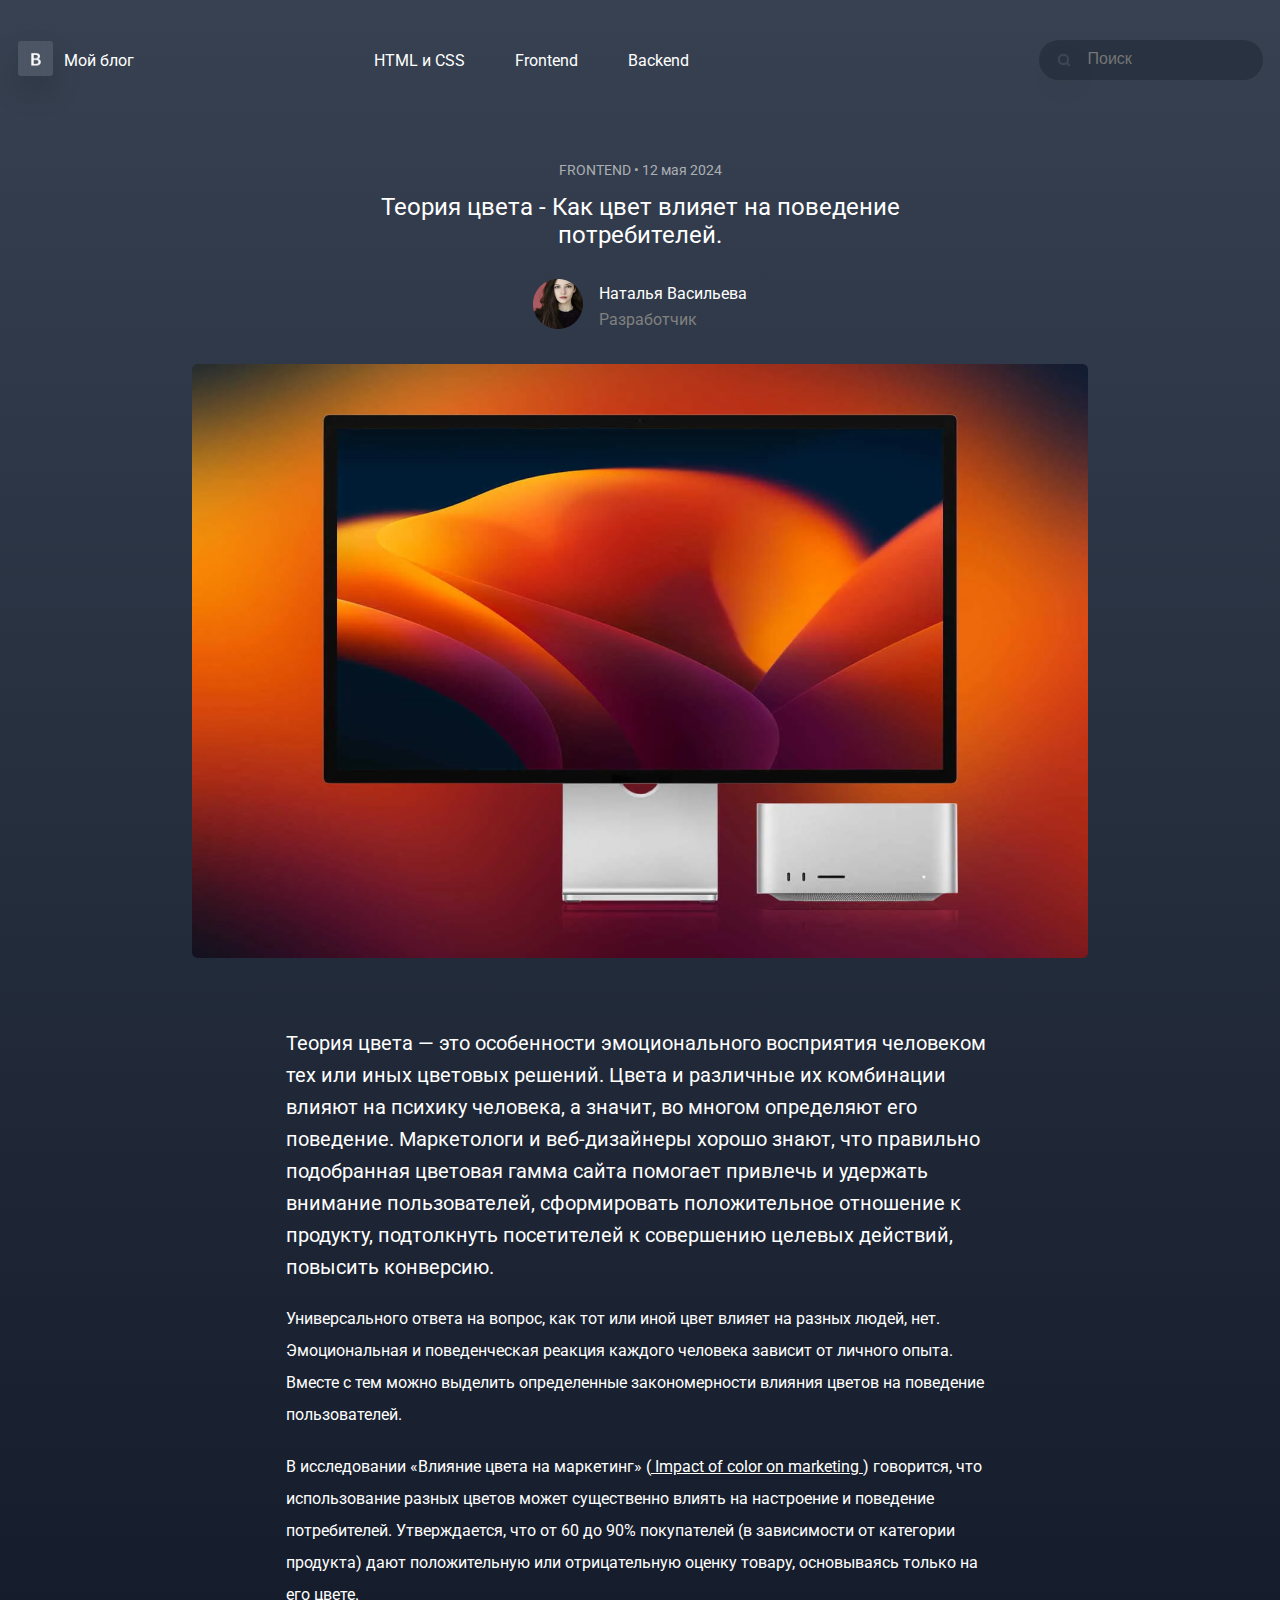
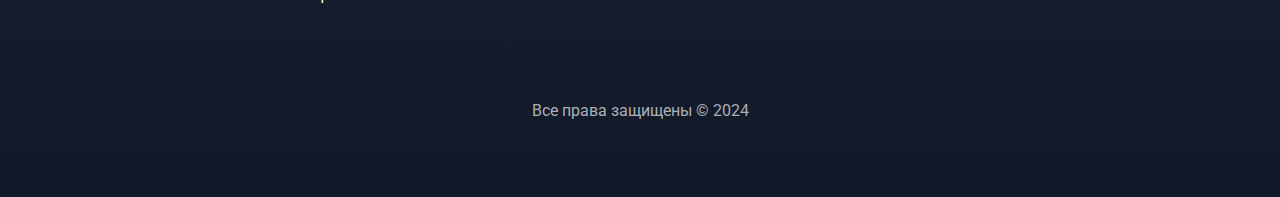
<file: 1-blog/1-blog.html>
<!DOCTYPE html>
<html lang="ru">

<head>
    <meta charset="UTF-8">
    <meta name="viewport" content="width=device-width, initial-scale=1.0">
    <title>Blog</title>
    <link rel="stylesheet" href="1-blog.css" />
    <link rel="preconnect" href="https://fonts.gstatic.com">
    <link href="https://fonts.googleapis.com/css2?family=Roboto:wght@400;700&display=swap" rel="stylesheet">
</head>

<body>
    <header>
        <nav class="menu">
            <div class="menu__logo">
                <div>
                    <img width="35px" height="35px" src="./images/logo.png" alt="Логотип" />
                </div>
                <div>
                    Мой блог
                </div>
            </div>
            <div>
                <ul>
                    <li>HTML и СSS</li>
                    <li>Frontend</li>
                    <li>Backend</li>
                </ul>
            </div>
            <div class="menu__search">
                <form action="#" method="get">
                    <img src="./images/search.svg" alt="search">
                    <input type="search" placeholder="Поиск" />
                </form>
            </div>
        </nav>
    </header>

    <main>
        <section class="hero">
            <div class="hero__headline">
                <span>FRONTEND &bull; 12 мая 2024</span>
                <h1>Теория цвета - Как цвет влияет на поведение <br />потребителей.</h1>
            </div>
            <div class="hero__devname">
                <div>
                    <img width="50px" height="50px" border-radius="50px" src="./images/woman.png" alt="Автор статьи" />
                </div>
                <div>
                    <div>Наталья Васильева</div>
                    <div style="color: gray; margin-top: 7px;">Разработчик</div>
                </div>
            </div>

            <img src="./images/Rectangle 181.png" alt="Фото компьютера" id="image" />
            <p class="hero1">Теория цвета — это особенности эмоционального восприятия человеком тех или иных цветовых
                решений. Цвета и
                различные их
                комбинации влияют на психику человека, а значит, во многом определяют его поведение. Маркетологи и
                веб-дизайнеры
                хорошо
                знают, что правильно подобранная цветовая гамма сайта помогает привлечь и удержать внимание
                пользователей,
                сформировать
                положительное отношение к продукту, подтолкнуть посетителей к совершению целевых действий, повысить
                конверсию.
            </p>
        </section>
        <section>
            <p style="font-size: 16px; margin: 0 0 20px 0;">Универсального ответа на вопрос, как тот или иной цвет
                влияет на разных людей,
                нет.
                Эмоциональная и
                поведенческая
                реакция каждого человека зависит от личного опыта. Вместе с тем можно выделить определенные
                закономерности
                влияния
                цветов на поведение пользователей. </p>
            <p style="margin-bottom: 90px;">
                В исследовании «Влияние цвета на маркетинг»
                (<a href="https://www.researchgate.net/publication/235320162_Impact_of_color_on_marketing"
                    target="_blank">
                    Impact of color on marketing
                </a>)
                говорится, что использование разных цветов
                может существенно влиять на настроение и поведение потребителей. Утверждается, что от 60 до 90%
                покупателей
                (в
                зависимости от категории продукта) дают положительную или отрицательную оценку товару, основываясь
                только на
                его
                цвете.
            </p>
        </section>
    </main>

    <footer>
        <div class="footer">Все права защищены &copy; 2024</div>
    </footer>
</body>

</html>
</file>
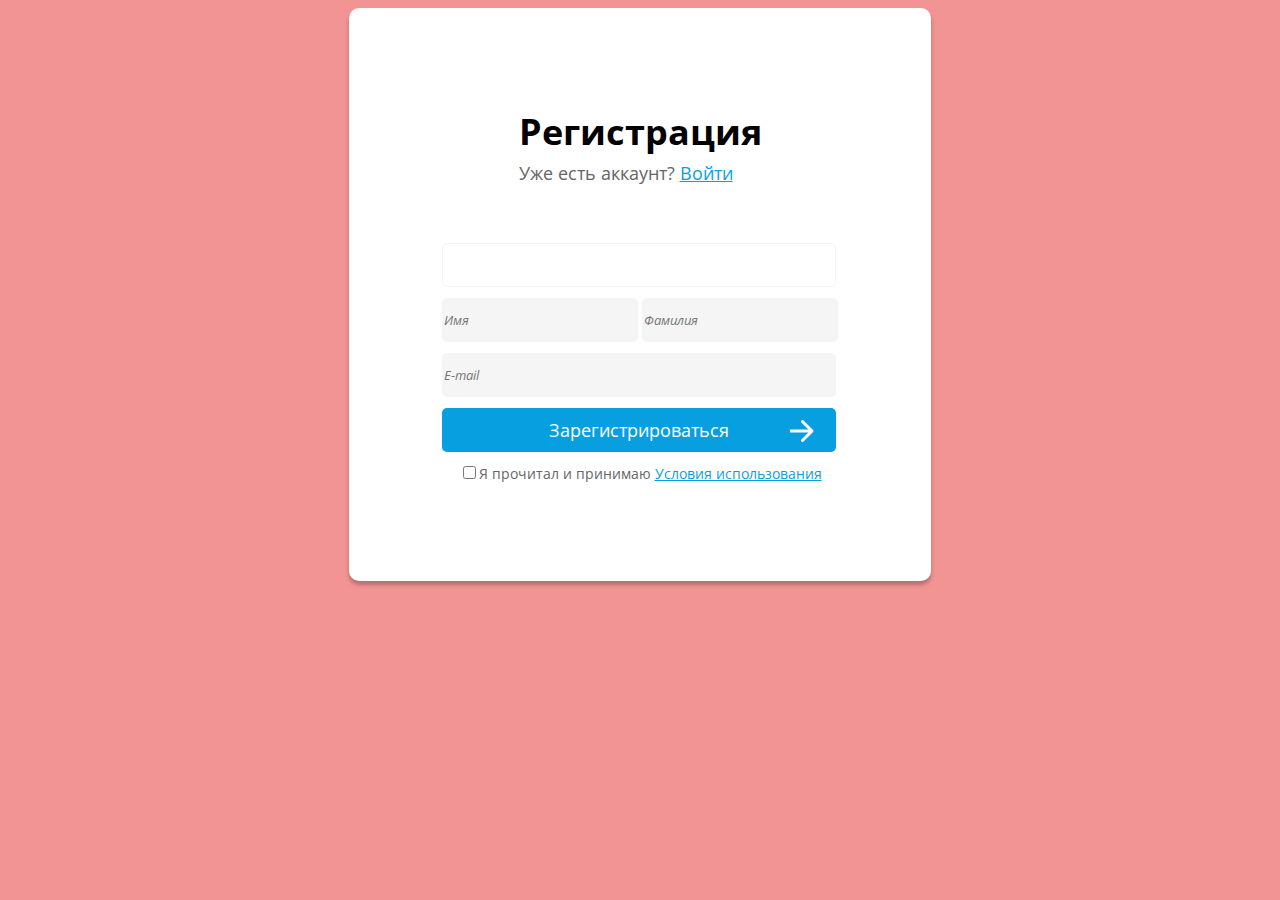
<file: 2-form/2-form.html>
<!DOCTYPE html>
<html lang="ru">

<head>
    <link href='https://fonts.googleapis.com/css?family=Open Sans' rel='stylesheet'>
    <meta charset="UTF-8">
    <meta name="viewport" content="width=device-width, initial-scale=1.0">
    <title>Макет Register</title>
    <link rel="stylesheet" href="2-form.css" />
</head>

<body>
    <main>
        <div class="form">
            <div class="form__header">
                <div class="form__headline">
                    Регистрация
                </div>
                <div class="form__login" style="color: #666;">
                    Уже есть аккаунт? <a href="#">Войти</a>
                </div>
            </div>
            <div class="form__body">
                <form action="#" method="post">
                    <div class="form__field field1">
                        <label for="text"></label>
                        <input type="text" id="text" />
                    </div>
                    <div class="form__field field2">
                        <label for="name"></label>
                        <input type="text" placeholder="Имя" id="name" />
                        <label for="family"></label>
                        <input type="text" placeholder="Фамилия" id="family" />
                    </div>
                    <div class="form__field field3">
                        <label for="email"></label>
                        <input type="email" placeholder="E-mail" id="email" />
                    </div>
                    <div class="form__field field4">
                        <svg xmlns="http://www.w3.org/2000/svg" width="24" height="24" viewBox="0 0 24 24" fill="none">
                            <path
                                d="M23.0607 13.0607C23.6464 12.4749 23.6464 11.5251 23.0607 10.9393L13.5147 1.3934C12.9289 0.807611 11.9792 0.807611 11.3934 1.3934C10.8076 1.97919 10.8076 2.92893 11.3934 3.51472L19.8787 12L11.3934 20.4853C10.8076 21.0711 10.8076 22.0208 11.3934 22.6066C11.9792 23.1924 12.9289 23.1924 13.5147 22.6066L23.0607 13.0607ZM0 13.5H22V10.5H0V13.5Z"
                                fill="white" />
                        </svg>
                        <button>Зарегистрироваться</button>
                    </div>
                    <div class="form__footer" style="color: #666;">
                        <input type="checkbox" />Я прочитал и принимаю <a href="#">Условия
                            использования</a>
                    </div>
                </form>
            </div>
        </div>
    </main>
</body>

</html>
</file>
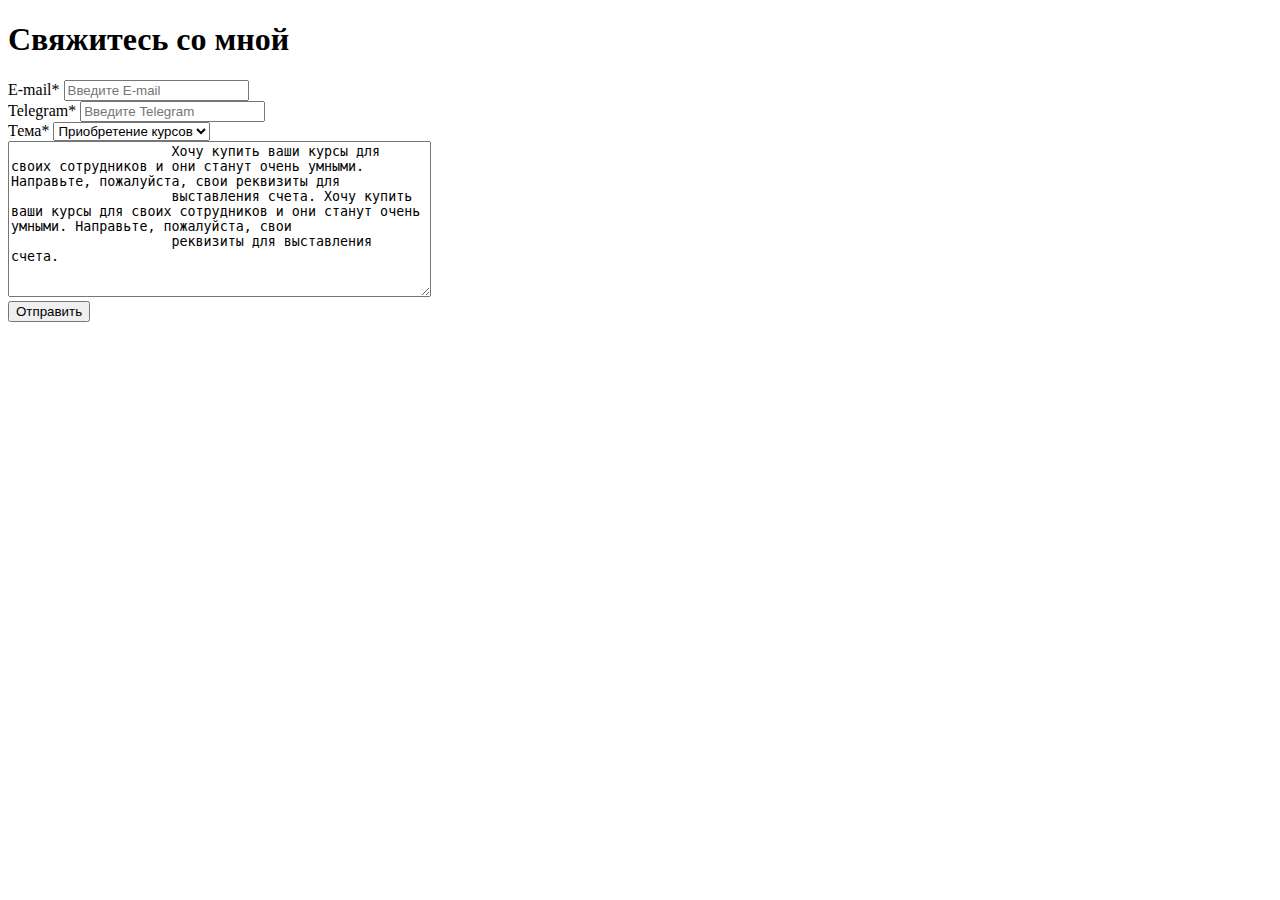
<file: form/1-form.html>
<!DOCTYPE html>
<html lang="ru">

<head>
    <meta charset="UTF-8">
    <meta name="viewport" content="width=device-width, initial-scale=1.0">
    <title>Вёрстка формы упражнение</title>
</head>

<body>
    <main>
        <h1>Свяжитесь со мной</h1>
        <form action="#" method="post">
            <div>
                <label for="email">E-mail*</label>
                <input type="email" placeholder="Введите E-mail" id="email" required />
            </div>
            <div>
                <label for="telegram">Telegram*</label>
                <input type="text" placeholder="Введите Telegram" id="Telegram" />
            </div>
            <div>
                <label for="topic">Тема*</label>
                <select name="topic" id="topic" required>
                    <option value="1">Приобретение курсов</option>
                    <option value="2">Обратная связь</option>
                </select>
            </div>
            <div>
                <label for="comment"></label>
                <textarea name="comment" id="comment" placeholder="Введите комментарий" rows="10" cols="50">
                    Хочу купить ваши курсы для своих сотрудников и они станут очень умными. Направьте, пожалуйста, свои реквизиты для
                    выставления счета. Хочу купить ваши курсы для своих сотрудников и они станут очень умными. Направьте, пожалуйста, свои
                    реквизиты для выставления счета.
                </textarea>
            </div>
            <div><button>Отправить</button></div>
        </form>
    </main>
</body>

</html>
</file>
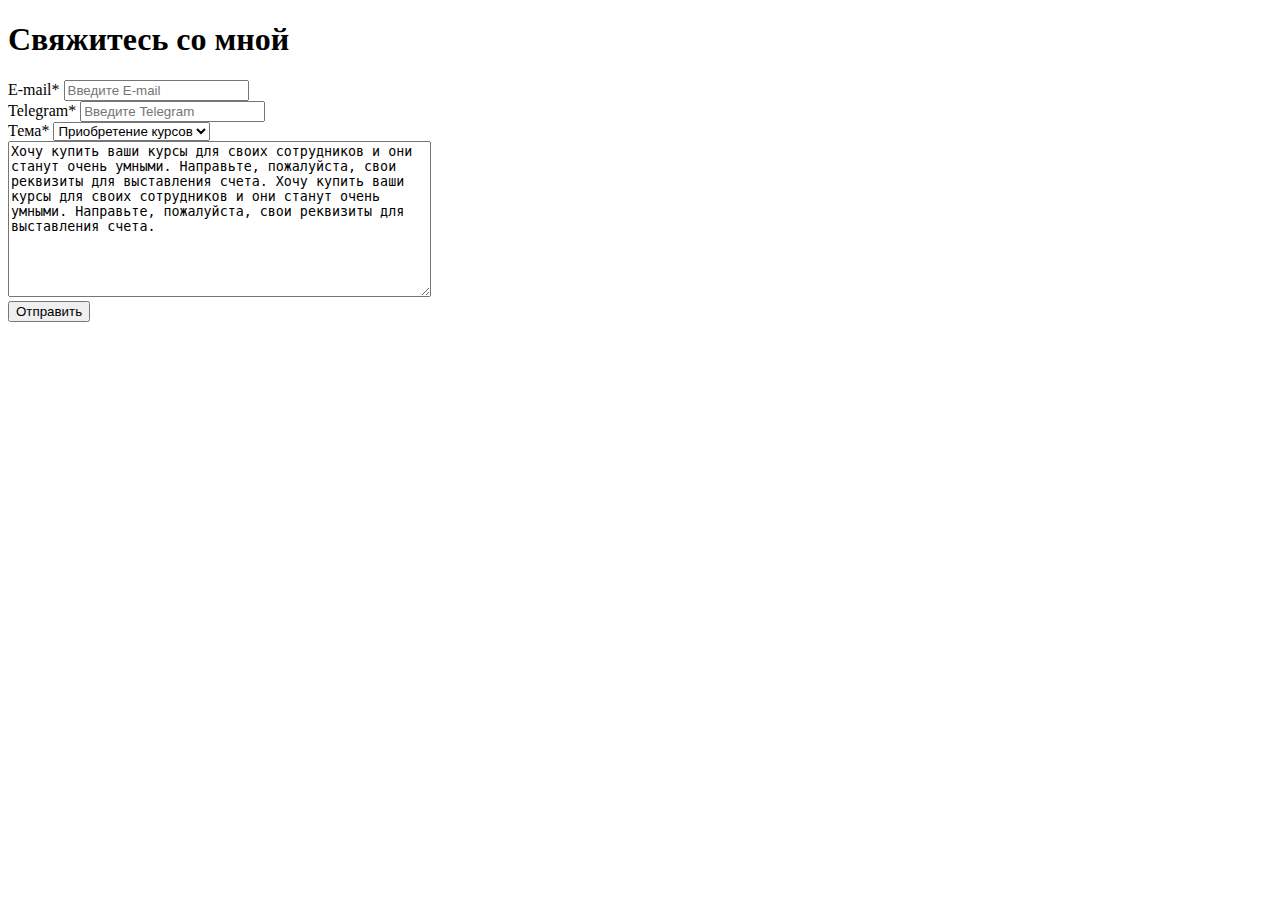
<file: form/form.html>
<!DOCTYPE html>
<html lang="ru">

<head>
    <meta charset="UTF-8">
    <meta name="viewport" content="width=device-width, initial-scale=1.0">
    <title>Вёрстка формы упражнение</title>
</head>

<body>
    <main>
        <h1>Свяжитесь со мной</h1>
        <form action="#">
            <div>
                <label for="email">E-mail*</label>
                <input type="email" placeholder="Введите E-mail" id="email" required />
            </div>
            <div>
                <label for="telegram">Telegram*</label>
                <input type="text" placeholder="Введите Telegram" id="Telegram" />
            </div>
            <div>
                <label for="topic">Тема*</label>
                <select name="topic" id="topic" required>
                    <option value="1">Приобретение курсов</option>
                    <option value="2">Обратная связь</option>
                </select>
            </div>
            <div>
                <label for="comment"></label>
                <textarea name="comment" id="comment" placeholder="Введите комментарий" cols="50"
                    rows="10">Хочу купить ваши курсы для своих сотрудников и они станут очень умными. Направьте, пожалуйста, свои реквизиты для выставления счета. Хочу купить ваши курсы для своих сотрудников и они станут очень умными. Направьте, пожалуйста, свои реквизиты для выставления счета.</textarea>
            </div>
            <div><button>Отправить</button></div>



        </form>
    </main>
</body>

</html>
</file>
<file: 1-blog/1-blog.css>
* {
    color: #FFF;
    box-sizing: border-box;
    margin: 0;
}

body {
    font-family: 'Roboto', sans-serif;
    font-style: normal;
    background: linear-gradient(180deg, #374151 0%, #111827 100%);
}

section {
    display: flex;
    flex-direction: column;
    justify-content: center;
    align-items: center;
}

header {
    margin: 40px 0 80px 0;
}

span {
    margin-bottom: 14px;
}

h1 {
    text-align: center;
    font-size: 24px;
    font-style: normal;
    font-weight: 400;
    color: #FFF;
    margin: 14px 0 30px 0;
}

span {
    font-size: 14px;
    color: #abafb5
}

form input {
    width: 224px;
    height: 40px;
    font-size: 16px;
    border: none;
    border-radius: 100px;
    color: #abafb5;
    background: rgba(31, 41, 55, 0.60);
    padding: 9px 0 12px 49px;
}

form img {
    position: absolute;
    margin: 13px 192px 13px 18px;
}

p {
    max-width: 708px;
    line-height: 32px
}

.menu {
    display: flex;
    flex-direction: row;
    justify-content: center;
    align-items: center;
    gap: 200px;
}

.menu ul {
    list-style: none;
    display: flex;
    flex-direction: row;
    gap: 50px;
    font-size: 16px;
    margin-right: 150px;
}

.menu img {
    border-radius: 3px;
    box-shadow: 0px 15px 30px 0px rgba(0, 0, 0, 0.15);
}

.menu__logo {
    display: flex;
    flex-direction: row;
    gap: 11px;
    justify-content: center;
    align-items: center;
}

.hero__devname {
    display: flex;
    flex-direction: row;
    align-items: center;
    gap: 5px 16px;
    margin-bottom: 31px;
}

.hero__headline {
    text-align: center;
}

.hero1 {
    font-size: 20px;
    font-style: normal;
    font-weight: 400;
    margin: 0 0 20px 0;
}

.footer {
    font-size: 16px;
    font-style: normal;
    font-weight: 400;
    color: #abafb5;
    text-align: center;
    margin-bottom: 77px;
}

#image {
    width: 896px;
    height: 594px;
    flex-shrink: 0;
    border-radius: 5px;
    margin: 0 0 69px 0;
}
</file>
<file: 2-form/2-form.css>
* {
    box-sizing: border-box;
    font-family: 'Open Sans';
}

body {
    background-color: rgb(243, 148, 148, 1);
}

a {
    color: #089FE0;
}

#text {
    width: 394px;
    height: 44px;
    flex-shrink: 0;
    border-radius: 5px;
    border: 1px solid #F5F5F5;
    background: #FFF;
}

#email {
    width: 394px;
    height: 44px;
    border: none;
    border-radius: 5px;
    background-color: #F5F5F5;
}

#name,
#family {
    width: calc(394px / 2 - 1px);
    height: 44px;
    border: none;
    border-radius: 5px;
    background-color: #F5F5F5;
}



.form {
    width: 582px;
    height: 573px;
    margin: auto;
    background-color: #FFF;
    box-shadow: 0px 4px 4px 0px rgba(0, 0, 0, 0.25);
    border-radius: 10px;
    display: flex;
    flex-direction: column;
    justify-content: center;
    align-items: center;
    flex-wrap: wrap;
    align-content: space-evenly;
}

.form__field {
    align-content: center;
    margin: 11px 0 11px 0;
}

.form__headline {
    font-size: 36px;
    font-weight: 700;
}

.form__login {
    font-size: 18px;
    margin: 5px 0px 47px 0px;
}

.field2 input {
    display: inline-flex;
    flex-basis: 300px;
    flex-wrap: wrap;
    gap: 1px;
}

.field2 input,
.field3 input {
    font-style: italic;
}

.field4 button {
    width: 394px;
    height: 44px;
    font-size: 18px;
    border: none;
    color: #FFF;
    border-radius: 5px;
    background-color: #089FE0;
}

.field4 svg {
    position: absolute;
    margin: 11px 24px 0 348px;
}

.field4 button:hover {
    background-color: #0779aa;
}

.form__footer {
    text-align: center;
    font-size: 14px;
    gap: 11px 1px;
}
</file>
